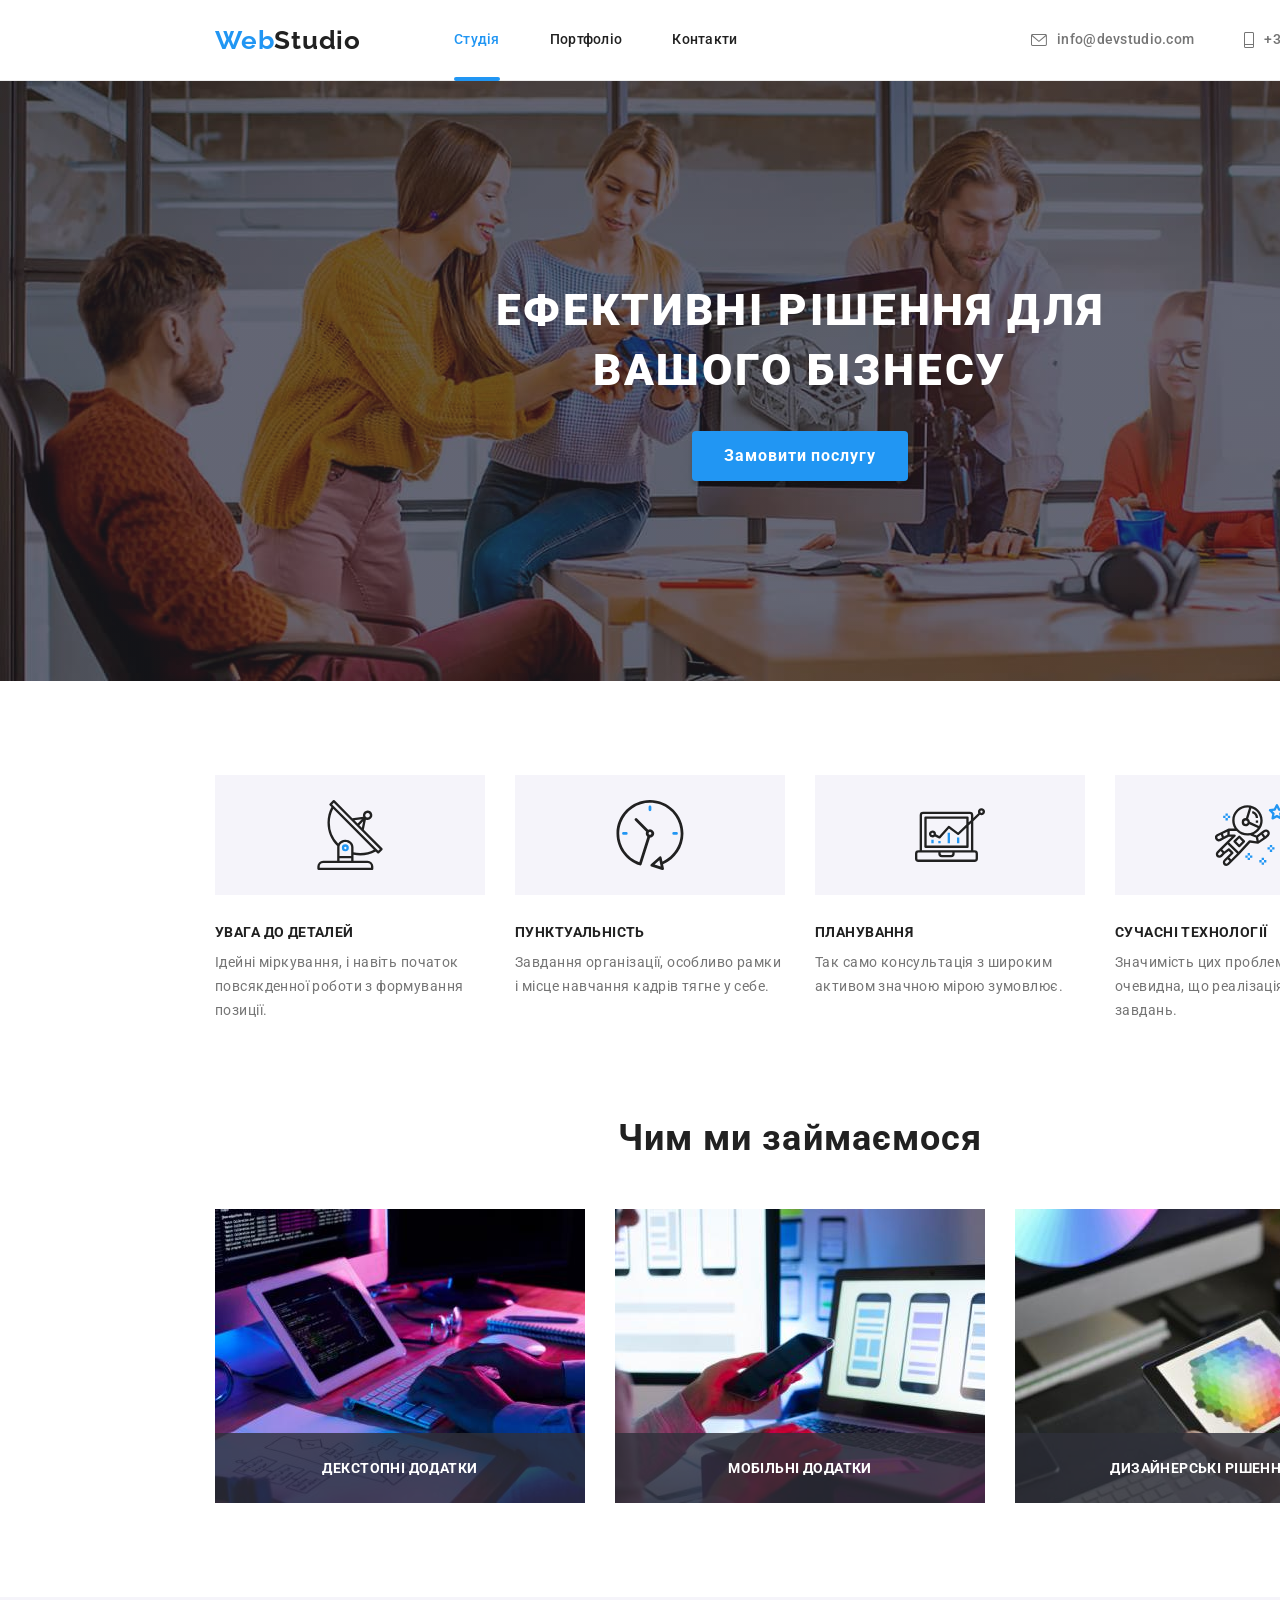
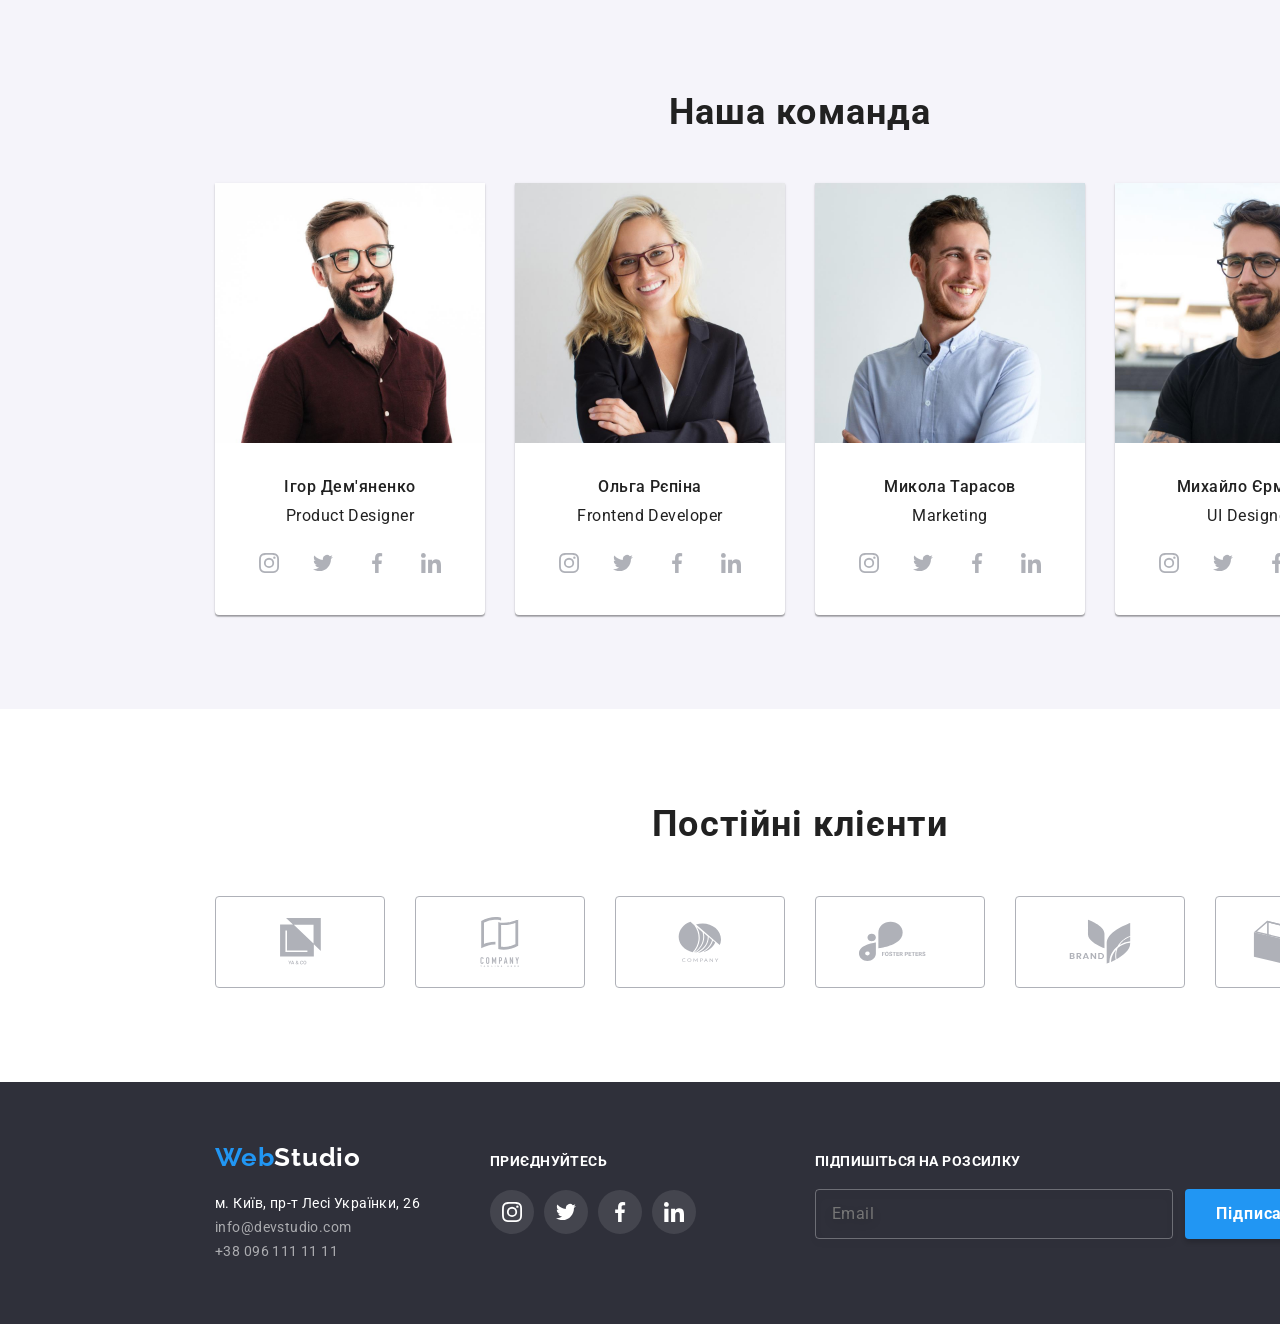
<file: index.html>
<!DOCTYPE html>
<html lang="uk">
  <head>
    <meta charset="UTF-8" />
    <meta http-equiv="X-UA-Compatible" content="IE=edge" />
    <meta name="viewport" content="width=device-width, initial-scale=1.0" />
    <title>Студія</title>
    <link
      href="https://fonts.googleapis.com/css2?family=Raleway:wght@700&family=Roboto:wght@400;500;700;900&display=swap"
      rel="stylesheet"
    />
    <link
      rel="stylesheet"
      href="https://cdnjs.cloudflare.com/ajax/libs/modern-normalize/1.1.0/modern-normalize.min.css"
    />
    <link rel="stylesheet" href="./css/styles.css" />
  </head>
  <body>
    <!-- Navigation-->
    <header class="line">
      <div class="container">
        <a href="./index.html" class="logo"
          ><span class="logo-accent">Web</span>Studio</a
        >
        <nav>
          <ul class="list nav">
            <li class="nav-item">
              <a href="./index.html" class="link current">Студія</a>
            </li>
            <li class="nav-item">
              <a href="./portfolio.html" class="link">Портфоліо</a>
            </li>
            <li class="nav-item"><a href="" class="link">Контакти</a></li>
          </ul>
        </nav>

        <ul class="list contacts-head">
          <li class="nav-item">
            <a href="mailto:info@devstudio.com" class="contact-item">
              <svg class="icon" width="16" height="12">
                <use href="./images/icons.svg#icon-mail"></use>
              </svg>
              info@devstudio.com
            </a>
          </li>
          <li class="nav-item">
            <a href="tel:+380961111111" class="contact-item">
              <svg class="icon" width="10" height="16">
                <use href="./images/icons.svg#icon-tel"></use>
              </svg>
              +38 096 111 11 11
            </a>
          </li>
        </ul>
      </div>
    </header>
    <main>
      <!-- Шапка -->
      <section class="hero">
        <h1 class="hero-title">Ефективні рішення для вашого бізнесу</h1>
        <button type="button" class="btn" data-modal-open>
          Замовити послугу
        </button>
      </section>
      <!-- Наші плюси -->
      <section class="section benefits">
        <h2 hidden>Переваги</h2>
        <ul class="list container">
          <li class="benefits-item">
            <div class="benefits-icons">
              <svg class="icon-benefits">
                <use href="./images/icons.svg#icon-antenna"></use>
              </svg>
            </div>
            <h3 class="benefits-title">УВАГА ДО ДЕТАЛЕЙ</h3>
            <p class="benefits-text">
              Ідейні міркування, і навіть початок повсякденної роботи з
              формування позиції.
            </p>
          </li>
          <li class="benefits-item">
            <div class="benefits-icons">
              <svg class="icon-benefits">
                <use href="./images/icons.svg#icon-clock"></use>
              </svg>
            </div>
            <h3 class="benefits-title">ПУНКТУАЛЬНІСТЬ</h3>
            <p class="benefits-text">
              Завдання організації, особливо рамки і місце навчання кадрів тягне
              у себе.
            </p>
          </li>
          <li class="benefits-item">
            <div class="benefits-icons">
              <svg class="icon-benefits">
                <use href="./images/icons.svg#icon-diagram"></use>
              </svg>
            </div>
            <h3 class="benefits-title">ПЛАНУВАННЯ</h3>
            <p class="benefits-text">
              Так само консультація з широким активом значною мірою зумовлює.
            </p>
          </li>
          <li class="benefits-item">
            <div class="benefits-icons">
              <svg class="icon-benefits">
                <use href="./images/icons.svg#icon-astronaut"></use>
              </svg>
            </div>
            <h3 class="benefits-title">СУЧАСНІ ТЕХНОЛОГІЇ</h3>
            <p class="benefits-text">
              Значимість цих проблем настільки очевидна, що реалізація планових
              завдань.
            </p>
          </li>
        </ul>
      </section>
      <!--Чим займаємось-->
      <section class="section">
        <h2 class="section-title">Чим ми займаємося</h2>
        <ul class="list container">
          <li class="service-item">
            <img
              src="./images/box1.jpg"
              alt="Веб-сайти"
              width="370"
              height="294"
              class="service-img"
            />
            <p class="service-title">Декстопні додатки</p>
          </li>
          <li class="service-item">
            <img
              src="./images/box2.jpg"
              alt="Мобільні додатки"
              width="370"
              height="294"
              class="service-img"
            />
            <p class="service-title">Мобільні додатки</p>
          </li>
          <li class="service-item">
            <img
              src="./images/box3.jpg"
              alt="Дизайн"
              width="370"
              height="294"
              class="service-img"
            />
            <p class="service-title">Дизайнерські рішення</p>
          </li>
        </ul>
      </section>
      <!-- Команда-->
      <section class="team section">
        <h2 class="section-title">Наша команда</h2>
        <ul class="list container">
          <li class="team-item">
            <img
              src="./images/demyanenko.jpg"
              alt="Ігор Демяненко"
              width="270"
              height="260"
              class="img-contact"
            />
            <h3 class="name">Ігор Дем'яненко</h3>
            <p lang="en" class="team-direct">Product Designer</p>

            <ul class="team-icons">
              <li class="list-icon">
                <a href="" class="link-icon">
                  <svg class="icon-team">
                    <use href="./images/icons.svg#icon-instagram"></use>
                  </svg>
                </a>
              </li>
              <li class="list-icon">
                <a href="" class="link-icon">
                  <svg class="icon-team">
                    <use href="./images/icons.svg#icon-twitter"></use>
                  </svg>
                </a>
              </li>
              <li class="list-icon">
                <a href="" class="link-icon">
                  <svg class="icon-team">
                    <use href="./images/icons.svg#icon-facebook"></use>
                  </svg>
                </a>
              </li>
              <li class="list-icon">
                <a href="" class="link-icon">
                  <svg class="icon-team">
                    <use href="./images/icons.svg#icon-linkedin"></use>
                  </svg>
                </a>
              </li>
            </ul>
          </li>
          <li class="team-item">
            <img
              src="./images/repina.jpg"
              alt="Ольга Репіна"
              width="270"
              height="260"
              class="img-contact"
            />
            <h3 class="name">Ольга Рєпіна</h3>
            <p lang="en" class="team-direct">Frontend Developer</p>
            <ul class="team-icons">
              <li class="list-icon">
                <a href="" class="link-icon">
                  <svg class="icon-team">
                    <use href="./images/icons.svg#icon-instagram"></use>
                  </svg>
                </a>
              </li>
              <li class="list-icon">
                <a href="" class="link-icon">
                  <svg class="icon-team">
                    <use href="./images/icons.svg#icon-twitter"></use>
                  </svg>
                </a>
              </li>
              <li class="list-icon">
                <a href="" class="link-icon">
                  <svg class="icon-team">
                    <use href="./images/icons.svg#icon-facebook"></use>
                  </svg>
                </a>
              </li>
              <li class="list-icon">
                <a href="" class="link-icon">
                  <svg class="icon-team">
                    <use href="./images/icons.svg#icon-linkedin"></use>
                  </svg>
                </a>
              </li>
            </ul>
          </li>
          <li class="team-item">
            <img
              src="./images/tarasov.jpg"
              alt="Микола Тарасов"
              width="270"
              height="260"
              class="img-contact"
            />
            <h3 class="name">Микола Тарасов</h3>
            <p lang="en" class="team-direct">Marketing</p>
            <ul class="team-icons">
              <li class="list-icon">
                <a href="" class="link-icon">
                  <svg class="icon-team">
                    <use href="./images/icons.svg#icon-instagram"></use>
                  </svg>
                </a>
              </li>
              <li class="list-icon">
                <a href="" class="link-icon">
                  <svg class="icon-team">
                    <use href="./images/icons.svg#icon-twitter"></use>
                  </svg>
                </a>
              </li>
              <li class="list-icon">
                <a href="" class="link-icon">
                  <svg class="icon-team">
                    <use href="./images/icons.svg#icon-facebook"></use>
                  </svg>
                </a>
              </li>
              <li class="list-icon">
                <a href="" class="link-icon">
                  <svg class="icon-team">
                    <use href="./images/icons.svg#icon-linkedin"></use>
                  </svg>
                </a>
              </li>
            </ul>
          </li>
          <li class="team-item">
            <img
              src="./images/yermakov.jpg"
              alt="Михайло Єрмаков"
              width="270"
              height="260"
              class="img-contact"
            />
            <h3 class="name">Михайло Єрмаков</h3>
            <p lang="en" class="team-direct">UI Designer</p>
            <ul class="team-icons">
              <li class="list-icon">
                <a href="" class="link-icon">
                  <svg class="icon-team">
                    <use href="./images/icons.svg#icon-instagram"></use>
                  </svg>
                </a>
              </li>
              <li class="list-icon">
                <a href="" class="link-icon">
                  <svg class="icon-team">
                    <use href="./images/icons.svg#icon-twitter"></use>
                  </svg>
                </a>
              </li>
              <li class="list-icon">
                <a href="" class="link-icon">
                  <svg class="icon-team">
                    <use href="./images/icons.svg#icon-facebook"></use>
                  </svg>
                </a>
              </li>
              <li class="list-icon">
                <a href="" class="link-icon">
                  <svg class="icon-team">
                    <use href="./images/icons.svg#icon-linkedin"></use>
                  </svg>
                </a>
              </li>
            </ul>
          </li>
        </ul>
      </section>
      <!-- Постійні клієнти -->
      <section class="section">
        <h2 class="section-title">Постійні клієнти</h2>
        <ul class="list container">
          <li class="client-item">
            <a href="" class="link-client">
              <svg class="icon-client" width="41" height="46.7">
                <use href="./images/icons.svg#icon-client1"></use>
              </svg>
            </a>
          </li>
          <li class="client-item">
            <a href="" class="link-client">
              <svg class="icon-client" width="40" height="50">
                <use href="./images/icons.svg#icon-client2"></use>
              </svg>
            </a>
          </li>
          <li class="client-item">
            <a href="" class="link-client">
              <svg class="icon-client" width="43.46" height="41.18">
                <use href="./images/icons.svg#icon-client3"></use>
              </svg>
            </a>
          </li>
          <li class="client-item">
            <a href="" class="link-client">
              <svg class="icon-client" width="84.44" height="40.62">
                <use href="./images/icons.svg#icon-client4"></use>
              </svg>
            </a>
          </li>
          <li class="client-item">
            <a href="" class="link-client">
              <svg class="icon-client" width="62.54" height="45.43">
                <use href="./images/icons.svg#icon-client5"></use>
              </svg>
            </a>
          </li>
          <li class="client-item">
            <a href="" class="link-client">
              <svg class="icon-client" width="93.79" height="43.93">
                <use href="./images/icons.svg#icon-client6"></use>
              </svg>
            </a>
          </li>
        </ul>
      </section>
    </main>
    <!-- Footer -->
    <footer class="contacts">
      <div class="container">
        <!-- Контактні дані -->
        <div class="address-container">
          <a href="./index.html" class="logo-footer">
            <span class="logo-accent">Web</span>Studio</a
          >
          <address>
            <ul class="address-list">
              <li>
                <a
                  href="https://goo.gl/maps/XMncbi9ji453G5f37"
                  target="_blank"
                  rel="noopener noreferrer"
                  class="address-link"
                >
                  м. Київ, пр-т Лесі Українки, 26
                </a>
              </li>
              <li>
                <a href="mailto:info@devstudio.com" class="address-item"
                  >info@devstudio.com</a
                >
              </li>
              <li>
                <a href="tel:+380961111111" class="address-item"
                  >+38 096 111 11 11</a
                >
              </li>
            </ul>
          </address>
        </div>
        <!-- Приєднуйтесь -->
        <div class="join">
          <p class="join-p">Приєднуйтесь</p>
          <ul class="team-icons">
            <li class="list-icon">
              <a href="" class="link-icon">
                <svg class="icon-team">
                  <use href="./images/icons.svg#icon-instagram"></use>
                </svg>
              </a>
            </li>
            <li class="list-icon">
              <a href="" class="link-icon">
                <svg class="icon-team">
                  <use href="./images/icons.svg#icon-twitter"></use>
                </svg>
              </a>
            </li>
            <li class="list-icon">
              <a href="" class="link-icon">
                <svg class="icon-team">
                  <use href="./images/icons.svg#icon-facebook"></use>
                </svg>
              </a>
            </li>
            <li class="list-icon">
              <a href="" class="link-icon">
                <svg class="icon-team">
                  <use href="./images/icons.svg#icon-linkedin"></use>
                </svg>
              </a>
            </li>
          </ul>
        </div>
        <!-- Підпишіться на розсилку -->
        <div class="subscription">
          <p class="subscr-p">Підпишіться на розсилку</p>
          <form class="form-subscr">
            <input
              class="subscr-input"
              name="user-email"
              type="email"
              placeholder="Email"
            />
            <button class="subscr-button" type="submit">
              Підписатися
              <svg class="icon-send">
                <use href="./images/icons.svg#icon-send"></use>
              </svg>
            </button>
          </form>
        </div>
      </div>
    </footer>

    <!-- Модальне вікно -->
    <div class="backdrop is-hidden" data-modal>
      <div class="modal">
        <button class="close" data-modal-close>
          <svg class="icon-close">
            <use href="./images/icons.svg#icon-close"></use>
          </svg>
        </button>

        <form class="form">
          <b class="form-title">Залиште свої дані, ми вам передзвонимо</b>
          <div class="form-field">
            <label for="name" class="form-label">Ім'я</label>
            <input class="form-input" type="text" name="user-name" id="name" />
            <svg class="icon-form">
              <use href="./images/icons.svg#icon-person"></use>
            </svg>
          </div>
          <div class="form-field">
            <label for="tel" class="form-label">Телефон</label>
            <input
              class="form-input"
              type="tel"
              name="user-tel"
              id="tel"
              autocomplete="off"
            />
            <svg class="icon-form">
              <use href="./images/icons.svg#icon-phone"></use>
            </svg>
          </div>
          <div class="form-field">
            <label for="email" class="form-label">Пошта</label>
            <input
              class="form-input"
              type="email"
              name="user-email"
              id="email"
            />
            <svg class="icon-form">
              <use href="./images/icons.svg#icon-email"></use>
            </svg>
          </div>
          <div class="form-textarea">
            <label for="comment" class="form-label">Коментар</label>
            <textarea
              class="comment"
              name="comment"
              id="comment"
              rows="10"
              placeholder="Введіть текст"
            ></textarea>
          </div>
          <div class="form-checkbox">
            <label for="checkbox" class="check-label">
              <input
                type="checkbox"
                name="conditions"
                class="checkbox"
                id="checkbox"
              />
              <svg class="checkbox-icon">
                <use href="./images/icons.svg#icon-check"></use>
              </svg>
              Погоджуюся з розсилкою та приймаю
              <a href="">Умови договору</a>
            </label>
          </div>
          <button type="submit" class="btn-send">Відправити</button>
        </form>
      </div>
    </div>

    <script src="./js/modal.js"></script>
  </body>
</html>
</file>
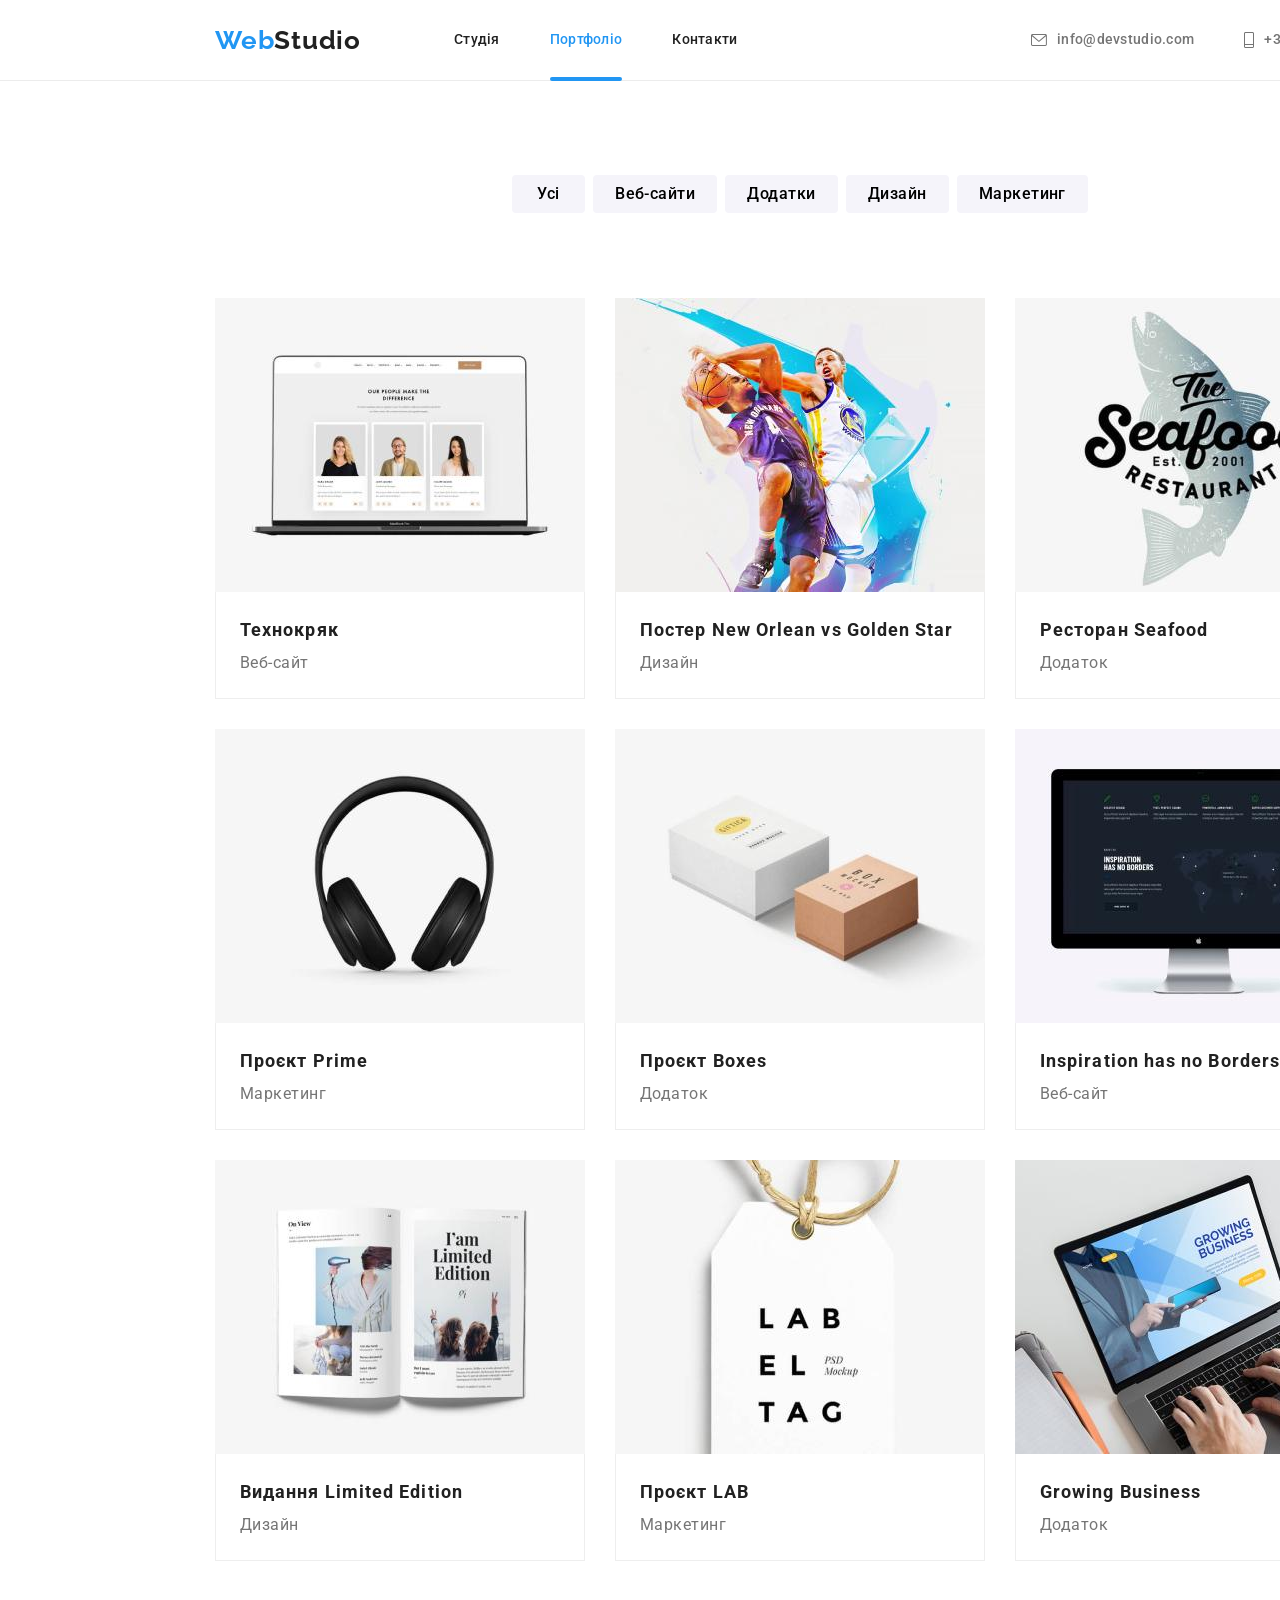
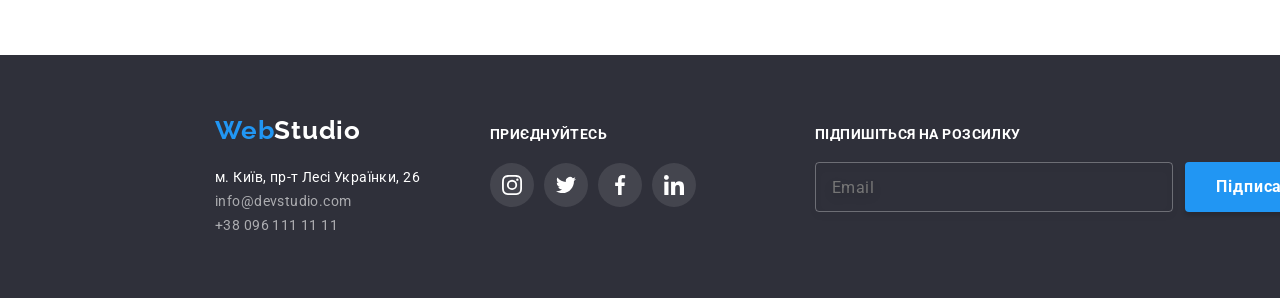
<file: portfolio.html>
<!DOCTYPE html>
<html lang="uk">
  <head>
    <meta charset="UTF-8" />
    <meta http-equiv="X-UA-Compatible" content="IE=edge" />
    <meta name="viewport" content="width=device-width, initial-scale=1.0" />
    <title>Студія</title>
    <link
      href="https://fonts.googleapis.com/css2?family=Raleway:wght@700&family=Roboto:wght@400;500;700;900&display=swap"
      rel="stylesheet"
    />
    <link
      rel="stylesheet"
      href="https://cdnjs.cloudflare.com/ajax/libs/modern-normalize/1.1.0/modern-normalize.min.css"
    />
    <link rel="stylesheet" href="./css/styles.css" />
  </head>
  <body>
    <!-- Navigation-->
    <header class="line">
      <div class="container">
        <a href="./index.html" class="logo"
          ><span class="logo-accent">Web</span>Studio</a
        >
        <nav>
          <ul class="list nav">
            <li class="nav-item">
              <a href="./index.html" class="link">Студія</a>
            </li>
            <li class="nav-item">
              <a href="./portfolio.html" class="link current">Портфоліо</a>
            </li>
            <li class="nav-item"><a href="" class="link">Контакти</a></li>
          </ul>
        </nav>

        <ul class="list contacts-head">
          <li class="nav-item">
            <a href="mailto:info@devstudio.com" class="contact-item">
              <svg class="icon" width="16" height="12">
                <use href="./images/icons.svg#icon-mail"></use>
              </svg>
              info@devstudio.com
            </a>
          </li>
          <li class="nav-item">
            <a href="tel:+380961111111" class="contact-item">
              <svg class="icon" width="10" height="16">
                <use href="./images/icons.svg#icon-tel"></use>
              </svg>
              +38 096 111 11 11
            </a>
          </li>
        </ul>
      </div>
    </header>
    <main>
      <section class="section">
        <div class="container filter-container">
          <h1 hidden>Наші проєкти</h1>
          <ul class="filter">
            <li class="filter-item">
              <button type="button" class="btn-filter">Усі</button>
            </li>
            <li class="filter-item">
              <button type="button" class="btn-filter">Веб-сайти</button>
            </li>
            <li class="filter-item">
              <button type="button" class="btn-filter">Додатки</button>
            </li>
            <li class="filter-item">
              <button type="button" class="btn-filter">Дизайн</button>
            </li>
            <li class="filter-item">
              <button type="button" class="btn-filter">Маркетинг</button>
            </li>
          </ul>
        </div>
        <div class="container">
          <ul class="projects">
            <li class="projects-item">
              <a href="" class="projects-link">
                <div class="thumb">
                  <img
                    src="./images/technokryak.jpg"
                    alt="Технокряк"
                    width="370"
                    height="294"
                    class="project-img"
                  />
                  <p class="overlay">
                    Ресурс пропонує комплексні пропозиції з різним рівнем
                    функціоналу та сервісів. Все це дозволить відвідувачу
                    отримати вичерпні відомості про компанію чи приватну особу.
                  </p>
                </div>
                <div class="project-border">
                  <h2 class="projects-title">Технокряк</h2>
                  <p class="projects-text">Веб-сайт</p>
                </div>
              </a>
            </li>
            <li class="projects-item">
              <a href="" class="projects-link">
                <div class="thumb">
                  <img
                    src="./images/new-orlean.jpg"
                    alt="New Orlean vs Golden Star"
                    width="370"
                    height="294"
                    class="project-img"
                  />
                  <p class="overlay">
                    Ресурс пропонує комплексні пропозиції з різним рівнем
                    функціоналу та сервісів. Все це дозволить відвідувачу
                    отримати вичерпні відомості про компанію чи приватну особу.
                  </p>
                </div>
                <div class="project-border">
                  <h2 class="projects-title">
                    Постер New Orlean vs Golden Star
                  </h2>
                  <p class="projects-text">Дизайн</p>
                </div>
              </a>
            </li>
            <li class="projects-item">
              <a href="" class="projects-link">
                <div class="thumb">
                  <img
                    src="./images/seafood.jpg"
                    alt="Ресторан Seafood"
                    width="370"
                    height="294"
                    class="project-img"
                  />
                  <p class="overlay">
                    Ресурс пропонує комплексні пропозиції з різним рівнем
                    функціоналу та сервісів. Все це дозволить відвідувачу
                    отримати вичерпні відомості про компанію чи приватну особу.
                  </p>
                </div>
                <div class="project-border">
                  <h2 class="projects-title">Ресторан Seafood</h2>
                  <p class="projects-text">Додаток</p>
                </div>
              </a>
            </li>
            <li class="projects-item">
              <a href="" class="projects-link">
                <div class="thumb">
                  <img
                    src="./images/prime.jpg"
                    alt="Проєкт Prime"
                    width="370"
                    height="294"
                    class="project-img"
                  />
                  <p class="overlay">
                    Ресурс пропонує комплексні пропозиції з різним рівнем
                    функціоналу та сервісів. Все це дозволить відвідувачу
                    отримати вичерпні відомості про компанію чи приватну особу.
                  </p>
                </div>
                <div class="project-border">
                  <h2 class="projects-title">Проєкт Prime</h2>
                  <p class="projects-text">Маркетинг</p>
                </div>
              </a>
            </li>
            <li class="projects-item">
              <a href="" class="projects-link">
                <div class="thumb">
                  <img
                    src="./images/boxes.jpg"
                    alt="Проєкт Boxes"
                    width="370"
                    height="294"
                    class="project-img"
                  />
                  <p class="overlay">
                    Ресурс пропонує комплексні пропозиції з різним рівнем
                    функціоналу та сервісів. Все це дозволить відвідувачу
                    отримати вичерпні відомості про компанію чи приватну особу.
                  </p>
                </div>
                <div class="project-border">
                  <h2 class="projects-title">Проєкт Boxes</h2>
                  <p class="projects-text">Додаток</p>
                </div>
              </a>
            </li>
            <li class="projects-item">
              <a href="" class="projects-link">
                <div class="thumb">
                  <img
                    src="./images/inspiration.jpg"
                    alt="Inspiration has no Borders"
                    width="370"
                    height="294"
                    class="project-img"
                  />
                  <p class="overlay">
                    Ресурс пропонує комплексні пропозиції з різним рівнем
                    функціоналу та сервісів. Все це дозволить відвідувачу
                    отримати вичерпні відомості про компанію чи приватну особу.
                  </p>
                </div>
                <div class="project-border">
                  <h2 class="projects-title">Inspiration has no Borders</h2>
                  <p class="projects-text">Веб-сайт</p>
                </div>
              </a>
            </li>
            <li class="projects-item">
              <a href="" class="projects-link">
                <div class="thumb">
                  <img
                    src="./images/limited-edition.jpg"
                    alt="Видання Limited Edition"
                    width="370"
                    height="294"
                    class="project-img"
                  />
                  <p class="overlay">
                    Ресурс пропонує комплексні пропозиції з різним рівнем
                    функціоналу та сервісів. Все це дозволить відвідувачу
                    отримати вичерпні відомості про компанію чи приватну особу.
                  </p>
                </div>
                <div class="project-border">
                  <h2 class="projects-title">Видання Limited Edition</h2>
                  <p class="projects-text">Дизайн</p>
                </div>
              </a>
            </li>
            <li class="projects-item">
              <a href="" class="projects-link">
                <div class="thumb">
                  <img
                    src="./images/lab.jpg"
                    alt="Проєкт LAB"
                    width="370"
                    height="294"
                    class="project-img"
                  />
                  <p class="overlay">
                    Ресурс пропонує комплексні пропозиції з різним рівнем
                    функціоналу та сервісів. Все це дозволить відвідувачу
                    отримати вичерпні відомості про компанію чи приватну особу.
                  </p>
                </div>
                <div class="project-border">
                  <h2 class="projects-title">Проєкт LAB</h2>
                  <p class="projects-text">Маркетинг</p>
                </div>
              </a>
            </li>
            <li class="projects-item">
              <a href="" class="projects-link">
                <div class="thumb">
                  <img
                    src="./images/growing-business.jpg"
                    alt="Growing Business"
                    width="370"
                    height="294"
                    class="project-img"
                  />
                  <p class="overlay">
                    Ресурс пропонує комплексні пропозиції з різним рівнем
                    функціоналу та сервісів. Все це дозволить відвідувачу
                    отримати вичерпні відомості про компанію чи приватну особу.
                  </p>
                </div>
                <div class="project-border">
                  <h2 class="projects-title">Growing Business</h2>
                  <p class="projects-text">Додаток</p>
                </div>
              </a>
            </li>
          </ul>
        </div>
      </section>
    </main>
    <!-- Footer -->
    <footer class="contacts">
      <div class="container">
        <div class="address-container">
          <a href="./index.html" class="logo-footer">
            <span class="logo-accent">Web</span>Studio</a
          >
          <address>
            <ul class="address-list">
              <li>
                <a
                  href="https://goo.gl/maps/XMncbi9ji453G5f37"
                  target="_blank"
                  rel="noopener noreferrer"
                  class="address-link"
                >
                  м. Київ, пр-т Лесі Українки, 26
                </a>
              </li>
              <li>
                <a href="mailto:info@devstudio.com" class="address-item"
                  >info@devstudio.com</a
                >
              </li>
              <li>
                <a href="tel:+380961111111" class="address-item"
                  >+38 096 111 11 11</a
                >
              </li>
            </ul>
          </address>
        </div>

        <div class="join">
          <p class="join-p">Приєднуйтесь</p>
          <ul class="team-icons">
            <li class="list-icon">
              <a href="" class="link-icon">
                <svg class="icon-team">
                  <use href="./images/icons.svg#icon-instagram"></use>
                </svg>
              </a>
            </li>
            <li class="list-icon">
              <a href="" class="link-icon">
                <svg class="icon-team">
                  <use href="./images/icons.svg#icon-twitter"></use>
                </svg>
              </a>
            </li>
            <li class="list-icon">
              <a href="" class="link-icon">
                <svg class="icon-team">
                  <use href="./images/icons.svg#icon-facebook"></use>
                </svg>
              </a>
            </li>
            <li class="list-icon">
              <a href="" class="link-icon">
                <svg class="icon-team">
                  <use href="./images/icons.svg#icon-linkedin"></use>
                </svg>
              </a>
            </li>
          </ul>
        </div>
        <!-- Підпишіться на розсилку -->
        <div class="subscription">
          <p class="subscr-p">Підпишіться на розсилку</p>
          <form class="form-subscr">
            <input
              class="subscr-input"
              name="user-name"
              type="email"
              placeholder="Email"
            />
            <button class="subscr-button" type="submit">
              Підписатися
              <svg class="icon-send">
                <use href="./images/icons.svg#icon-send"></use>
              </svg>
            </button>
          </form>
        </div>
      </div>
    </footer>
  </body>
</html>
</file>
<file: css/styles.css>
:root {
    --primary-text-color: #212121;
    --secondary-text-color: #757575;
    --contrast-text-color: #ffffff;
    --address-item-color: rgba(255, 255, 255, 0.6);
    --icon-color: #AFB1B8;

    --accent-color: #2196F3;
    --button-accent: #188CE8;

    --primary-background: #ffffff;
    --secondary-background: #2F303A;
    --hero-background: #C4C4C4;
    --content-background: #F5F4FA;
    --button-background: #F5F4FA;    

    --transition-cubic: cubic-bezier(0.4, 0, 0.2, 1);
}

h1,
h2,
h3,
h4,
h5,
h6,
p,
ul {
    margin: 0;
    padding: 0;
}

body {
    display: block;
    width: 1600px;
    margin-left: auto;
    margin-right: auto;
    color: var(--primary-text-color);
    font-family: 'Roboto', -apple-system,
        BlinkMacSystemFont,
        avenir next,
        avenir,
        segoe ui,
        helvetica neue,
        helvetica,
        Cantarell,
        Ubuntu,
        roboto,
        noto,
        arial,
        sans-serif;
}

.line {
    border-bottom: 1px solid #ECECEC;
}
.container {
    display:flex;
  
    width: 1200px;
    padding-left: 15px;
    padding-right: 15px;
    margin-left:auto;
    margin-right:auto;
    margin-top: 0;
    margin-bottom: 0;
    align-items: center;
    justify-content: center;
}

.logo,
.logo-footer {
    font-family: Raleway;
    text-decoration: none;
    font-weight: 700;
    font-size: 26px;
    line-height: 1.19;    
    letter-spacing: 0.03em;
}

.logo {
    color:var(--primary-text-color);
    margin-right: 93px;
}

.logo:visited,
.link:visited {
    color: var(--primary-text-color);
}

.logo-accent {
    color: var(--accent-color);
}


.list {
    display: flex;
    margin-top: 0;
    margin-bottom: 0; 

    list-style: none;
}

.nav {
    padding-left: 0;
}

.nav-item {
    display: flex;
    position: relative;
}

.list .nav-item + .nav-item{
    margin-left: 50px;
}

.list .link.current {
    color: var(--accent-color);
}

.current::after {
    content: "";

    position:absolute;
    bottom: 0;
    right: 0;
    transform: translateY(25%);
    height: 4px;
    width: 100%;

    background: var(--accent-color);
    border-radius: 2px;

}

.link {
    display: block;
    padding-top: 32px;
    padding-bottom: 32px;
    font-weight: 500;
    font-size: 14px;
    line-height: 1.14;
    text-decoration: none;
    letter-spacing: 0.02em;
    color: var(--primary-text-color);
    transition: color 250ms var(--transition-cubic);

}

.link:hover,
.link:focus,
.contact-item:hover,
.contact-item:focus {
    color: var(--accent-color);

}

.contacts-head {
    margin-left: auto;

}

.contact-item {
    display: flex;
    padding-top:32px;
    padding-bottom: 32px;
    font-weight: 500;
    font-size: 14px;
    line-height: 1.14;
    text-decoration: none;
    color: var(--secondary-text-color);
    letter-spacing: 0.02em;
    align-items: center;
 
}

.icon {
    fill: currentColor;
    /* fill:#757575; */
    margin-right: 10px;
    padding: 0;
    margin-bottom: 0;
    transition: color 250ms var(--transition-cubic);
}

.icon:hover,
.icon:focus {
    fill: var(--accent-color);
}

.section {
    padding-top: 94px;
    padding-bottom: 94px;
}

/* Стилі index.html */
.hero {
    max-width: 1600px;
    padding: 200px 0;
    height: 600px;
    background-color: var(--hero-background);
    background-image: linear-gradient( 
        to right, 
        rgba(47, 48, 58, 0.4), 
        rgba(47, 48, 58, 0.4) ),
    url('../images/hero.jpg');
    background-repeat: no-repeat;
    text-align: center;
}

.hero-title {
    max-width: 696px;
    margin: 0 auto 30px;
    color: var(--contrast-text-color);
    text-transform: uppercase;
    font-weight: 900;
    font-size: 44px;
    line-height: 1.36;
    letter-spacing: 0.06em; 
}

.btn {
    padding: 10px 32px;
    background-color: var(--accent-color);
    color: var(--contrast-text-color);
    font-weight: 700;
    font-size: 16px;
    line-height: 1.88;
    letter-spacing: 0.06em;
    font-family: inherit;
    cursor: pointer;
    box-shadow: 0px 4px 4px rgba(0, 0, 0, 0.15);
    border-radius: 4px;
    border: none;
    transition: background-color 250ms var(--transition-cubic);
    
}

.btn:hover,
.btn:focus {
    background-color: var(--button-accent);
}

/* Переваги */

.list .benefits-item + .benefits-item {
    margin-left: 30px;
}

.benefits-item {
    width: 270px;
    padding: 0;
}

.benefits-icons {
    display: flex;
    background-color: var(--content-background);
    width: 270px;
    height: 120px;
    margin-bottom: 30px;
}

.icon-benefits {
    display: block;
    margin: auto;
    width: 70px;
    height: 70px;
}

.benefits-title {
    margin-top: 0;
    margin-bottom: 10px;
    font-size: 14px;
    line-height: 1.14;
    text-transform: uppercase;
    letter-spacing: 0.03em;
}

.benefits-text {
    margin-top: 0;
    margin-bottom: 0;
    color: var(--secondary-text-color);
    font-size: 14px;
    line-height: 1.71;
    letter-spacing: 0.03em;
}

.benefits .container {
    align-items: start;
}

.benefits {
    padding-bottom: 0;
}

.section-title {
    margin-top: 0;
    margin-bottom: 50px;

    font-size: 36px;
    line-height: 1.17;
    text-align: center;
    letter-spacing: 0.03em;
}

/* Чим ми займаємось */

.list .service-item + .service-item {
    margin-left: 30px;
}

.service-item {
    position: relative;
}

.service-img {
    display: block;

}

.service-title {
    position: absolute;
    width: 100%;
    bottom: 0;
    padding-top: 27px;
    padding-bottom: 27px;
    font-weight: 700;
    font-size: 14px;
    line-height: 16px;
    text-align: center;
    letter-spacing: 0.03em;
    text-transform: uppercase;

    color: var(--contrast-text-color);
    background-color: rgba(47, 48, 58, 0.8);
}

/* Команда */
.team {
    background-color:var(--content-background);
}

.team-item {
    background: var(--primary-background);
    box-shadow: 0px 1px 3px rgba(0, 0, 0, 0.12), 
                0px 1px 1px rgba(0, 0, 0, 0.14), 
                0px 2px 1px rgba(0, 0, 0, 0.2);
    border-radius: 0px 0px 4px 4px;
    text-align: center;
    padding-bottom: 30px;
}

.list .team-item + .team-item {
    margin-left: 30px;

}

.img-contact {
    margin-bottom: 30px;
}

.name {
    margin-top: 0;
    margin-bottom: 10px;
    font-weight: 500;
    font-size: 16px;
    line-height: 1.19;
    letter-spacing: 0.03em;
}

.team-direct {
    margin-top: 0;
    margin-bottom: 16px;
    font-size: 16px;
    line-height: 1.19;
    letter-spacing: 0.03em;
}

.team-icons {
    display: flex;
    margin-left: auto;
    margin-right: auto;
    padding-left: 32px;
    padding-right: 32px;
    list-style: none;
}

.team-icons .list-icon {
    border-radius: 50%;
}


.link-icon {
    display: flex;
    align-items: center;
    justify-content: center;
    margin: 0 auto;
    text-decoration: none;
    width: 44px;
    height: 44px;
    color: var(--icon-color);
    border-radius: 50%;
    transition: background-color 250ms var(--transition-cubic), 
                color 250ms var(--transition-cubic);
}

.link-icon:hover,
.link-icon:focus {
    background-color: var(--accent-color);
    /* border-radius: 50%; */
    color: var(--contrast-text-color);
}

.icon-team {
    width: 20px;
    height: 20px;
    align-items: center;
    fill: currentColor;
}

.team-icons .list-icon + .list-icon {
    margin-left: 10px;
}

/* Постійні клієнти */

.link-client {
    display: flex;
    align-items: center;
    justify-content: center;
    width: 170px;
    height: 92px;
    color: var(--icon-color);
    border: 1px solid;
    border-radius: 4px;
    transition: color 250ms var(--transition-cubic);
}

.container .client-item + .client-item {
    margin-left: 30px;
}

.link-client:hover,
.link-client:focus {
    color: var(--accent-color);
}

.icon-client {
    fill: currentColor;

}

/* Footer */

.contacts {
    padding-top: 60px;
    padding-bottom: 60px;
    background-color: var(--secondary-background);
}

.contacts .container {
    justify-content: start;
    align-items: baseline;
}

.address-container {
    display: flex;
    flex-direction: column;
    align-items: start;
    margin-right: 70px;
    margin-left: 0;
}
.logo-footer,
.logo-footer:visited {
    margin-bottom: 20px;
    color: var(--contrast-text-color);
}

.address-list {
    padding-left: 0;
    margin-top: 0;
    margin-bottom: 0;
    font-size: 14px;
    line-height: 1.71;
    letter-spacing: 0.03em;
    font-style: normal;

    list-style: none;

}
.address-link,
.address-link:visited {
    color: var(--contrast-text-color);
    text-decoration: none;
    transition: color 250ms var(--transition-cubic);
}

.address-item {
    color: var(--address-item-color);
    text-decoration: none;
    transition: color 250ms var(--transition-cubic);
}

.address-link:hover,
.address-link:focus,
.address-item:hover,
.address-item:focus {
    color: var(--accent-color);
}

/* Приєднуйтесь */
.join {
    display: flex;
    flex-direction: column;
    /* margin-bottom: 100px; */
}

.join-p {
    text-transform: uppercase;
    color: var(--contrast-text-color);
    font-weight: 700;
    font-size: 14px;
    line-height: 1.14;
    letter-spacing: 0.03em;
    margin-bottom: 20px;
}
.join .team-icons {
    padding-left: 0;
    padding-right: 0;
}

.join .link-icon {
    color: var(--contrast-text-color);
    background-color: rgba(255, 255, 255, 0.1);
    border-radius: 50%;
    transition: background-color 250ms var(--transition-cubic),
                color 250ms var(--transition-cubic);
}

.join .link-icon:hover,
.join .link-icon:focus {
    background-color: var(--accent-color);
    /* border-radius: 50%; */
    color: var(--contrast-text-color);
}

/* Підписка */
.subscription {
    display: flex;
    flex-direction: column;
    margin-left: auto;

}

.subscr-p {
    margin-bottom: 20px;
    font-weight: 700;
    font-size: 14px;
    line-height: 16px;
    letter-spacing: 0.03em;
    text-transform: uppercase;

    color: #FFFFFF;

}

.form-subscr {
    display: flex;
    align-items: center;

}

.subscr-input {
    width: 358px;
    height: 50px;
    margin-right: 12px;
    padding-left: 16px;
    border: 1px solid rgba(255, 255, 255, 0.3);
    filter: drop-shadow(0px 4px 4px rgba(0, 0, 0, 0.15));
    border-radius: 4px;
    background-color: transparent;

    font-weight: 400;
    font-size: 16px;
    line-height: 1.25;
    letter-spacing: 0.03em;
    color: rgba(255, 255, 255, 0.6);
    outline: none;
}

.icon-send {
    margin-left: 10px;
    width: 24px;
    height: 24px;
}

.subscr-button {
    display: flex;
    align-items: center;
    justify-content: center;
    text-align: center;

    width: 200px;
    height: 50px;
    padding: 10px 28px;

    box-shadow: 0px 4px 4px rgba(0, 0, 0, 0.15);
    border: none;
    border-radius: 4px;
    background-color: var(--accent-color);
    font-weight: 700;
    font-size: 16px;
    line-height: 1.88;
    letter-spacing: 0.06em;
    color: var(--contrast-text-color);

    cursor: pointer;
}

.subscr-button:hover,
.subscr-button:focus {
    background: var(--button-accent);
    box-shadow: 0px 4px 4px rgba(0, 0, 0, 0.15);
    border-radius: 4px;
    
}

/* .icon-team {
    width: 20px;
    height: 20px;
    align-items: center;
    fill: currentColor;
} */

/* Стилі portfolio.html */

.filter-container {
    margin-bottom: 50px;
}

.filter {
    display:flex;
    padding: 0;
    /* margin: 0; */
    margin-bottom: 35px;
    list-style: none;
}

.btn-filter {
    padding: 6px 22px;
    min-width: 73px;

    font-weight: 500;
    font-size: 16px;
    line-height: 1.62;
    letter-spacing: 0.03em;

    background-color: var(--button-background);
    border:none;
    border-radius: 4px;

    cursor: pointer;
    transition: color 250ms var(--transition-cubic),
                background-color 250ms var(--transition-cubic),
                box-shadow 250ms var(--transition-cubic);
}

.filter .filter-item + .filter-item {
    margin-left: 8px;
}

.btn-filter:hover,
.btn-filter:focus {
    color: var(--contrast-text-color);
    background-color: var(--accent-color);
    box-shadow: 0px 3px 1px rgba(0, 0, 0, 0.1),
                0px 1px 2px rgba(0, 0, 0, 0.08),
                0px 2px 2px rgba(0, 0, 0, 0.12);
}

.projects {
    display: flex;
    flex-wrap: wrap;
    padding-left: 0;
    margin-top:0;
    margin-bottom: 0;
    list-style: none;
}

.projects-item {
    width: calc((100% - 60px) / 3);
    /* width: 370px; */
    margin-right: 30px;
    margin-bottom: 30px;
    transition: box-shadow 250ms var(--transition-cubic);
}

.projects-item:nth-child(3n) {
    margin-right: 0;
}

.projects-item:nth-last-child(-n+3) {
    margin-bottom: 0;
}

.project-img {
    display: block;
}

.thumb {
    position: relative;
    overflow: hidden;
}

.overlay {
    position:absolute;
    top:0;
    left:0;
    width: 100%;
    height: 100%;
    transform: translateY(100%);
    transition: transform 250ms var(--transition-cubic);
    padding: 63px 24px;
    font-size: 18px;
    line-height: 1.56;
    letter-spacing: 0.03em;
    opacity: 0;

    color: var(--contrast-text-color);
    background: rgba(33, 150, 243, 0.9);

}

.projects-link:hover .overlay,
.projects-link:focus .overlay {
    transform: translatey(0);
    opacity: 1;
}



.projects-link {
    text-decoration: none;
}

.projects-item:hover,
.projects-item:focus {
    box-shadow: 0px 1px 1px rgba(0, 0, 0, 0.12),
                0px 4px 4px rgba(0, 0, 0, 0.06),
                1px 4px 6px rgba(0, 0, 0, 0.16);
}

.project-border {
    border-right: 1px solid #EEEEEE;
    border-left: 1px solid #EEEEEE;
    border-bottom: 1px solid #EEEEEE;

    padding: 20px 24px;
}
        

.projects-title {
    margin: 0;
    font-size: 18px;
    line-height: 2;
    letter-spacing: 0.06em;
    color: var(--primary-text-color)
}

.projects-text {
    margin: 0;
    font-size: 16px;
    line-height: 1.88;
    letter-spacing: 0.03em;
    color: var(--secondary-text-color);
}

/* Стилі модального вікна */

.backdrop {
    position: fixed;
    top:0;
    left: 0;
    width: 100%;
    height: 100%;
    background-color: rgba(0, 0, 0, 0.2);
    opacity: 1;
    transition: opacity 250ms var(--transition-cubic);
}

.backdrop.is-hidden {
    opacity:0;
    pointer-events: none;
}

.backdrop.is-hidden .modal {
    /* transform: translate(-50%, -50%) scale(0.7); */
    transform: translate(-50%, -50%) scale(0) rotateZ(0deg);
}
.modal {
    position: absolute;
    top: 50%;
    left: 50%;
    transform: translate(-50%, -50%) scale(1) rotateZ(360deg);
    width: 528px;
    /* height: 581px; */
    background-color: var(--primary-background);
    box-shadow: 0px 1px 3px rgba(0, 0, 0, 0.12), 
                0px 1px 1px rgba(0, 0, 0, 0.14), 
                0px 2px 1px rgba(0, 0, 0, 0.2);
    border-radius: 4px;
    transition: transform 250ms var(--transition-cubic);
}

.close {
    position: absolute;
    top: 8px;
    right: 8px;
    width: 30px;
    height: 30px;

    background-color: var(--primary-background);
    border: 1px solid rgba(0, 0, 0, 0.1);
    border-radius: 50%;
    display: flex;
    transition: fill 250ms var(--transition-cubic);
}


.icon-close {
    margin:auto;
    width: 18px;
    height: 18px;
    right: 50%;
    align-items: center;
    cursor: pointer;
}

.close:hover .icon-close,
.close:focus .icon-close {
    fill: var(--accent-color);
}

.form {
    padding: 40px;
}

.form-title {
    display: block;
    text-align: center;
    font-weight: 700;
    font-size: 20px;
    line-height: 23px;
    letter-spacing: 0.03em;
    margin-bottom: 12px;
}

.form-field {
    position: relative;
    display: flex;
    flex-direction: column;
    margin-bottom: 10px;
}

.form-label {
    font-weight: 400;
    font-size: 12px;
    line-height: 1.17;
    letter-spacing: 0.01em;
    color: var(--secondary-text-color);
    margin-bottom: 4px;

}

.form-input {
    height: 40px;
    border: 1px solid rgba(33, 33, 33, 0.2);
    border-radius: 4px;
    padding-left: 42px;
}

.form-input:hover {
    cursor: pointer;
}

.form-input:focus {
    /* border: 1px solid var(--accent-color); */
    outline: 1px solid var(--accent-color);
}

.icon-form {
    position: absolute;
    top: 50%;
    left: 12px;
    width: 18px;
    height: 18px;
}

.form-input:focus + .icon-form {
    fill: var(--accent-color);
}

.form-textarea {
    display: flex;
    flex-direction: column;
    width: 100%;
}

.comment {
    width: 100%;
    height: 120px;
    padding: 12px 16px;
    margin-bottom: 20px;
    border: 1px solid rgba(33, 33, 33, 0.2);
    border-radius: 4px;
    font-weight: 400;
    font-size: 12px;
    line-height: 1.17;
    letter-spacing: 0.01em;
    resize: none;
}

.comment::placeholder {
        color: rgba(117, 117, 117, 0.5);
}

.comment:focus {
    outline: 1px solid var(--accent-color);
}

.form-checkbox {
    position: relative;
    display: flex;
    justify-content: center;
    margin-bottom: 30px;

    transition: transform 250ms var(--transition-cubic);

    font-weight: 400;
    font-size: 14px;
    line-height: 1.71;
    letter-spacing: 0.03em;

    color: var(--secondary-text-color);

}

.checkbox {
    appearance: none;
    margin-right: 12px;
}

.checkbox-icon {
    position: absolute;
    top: 4px;
    left: 25px;
    transform: translate(-50%);
    width: 16px;
    height: 15px;
    border: 2px solid var(--primary-text-color);
    border-radius: 2px;
    fill: var(--primary-background);
}

.checkbox:checked ~ .checkbox-icon {
    fill: var(--accent-color);
    border: transparent;

}

.btn-send {
    display: block;
    width: 200px;
    height: 50px;
    margin-left: auto;
    margin-right: auto;
    
    font-weight: 700;
    font-size: 16px;
    line-height: 1.88;
    letter-spacing: 0.06em;

    color: var(--contrast-text-color);
    background: var(--accent-color);
    box-shadow: 0px 4px 4px rgba(0, 0, 0, 0.15);
    border: none;
    border-radius: 4px;

    cursor: pointer;

    transition: background-color 250ms var(--transition-cubic);
}

.btn-send:hover,
.btn-send:focus {
    background: var(--button-accent);
    box-shadow: 0px 4px 4px rgba(0, 0, 0, 0.15);
}
</file>
